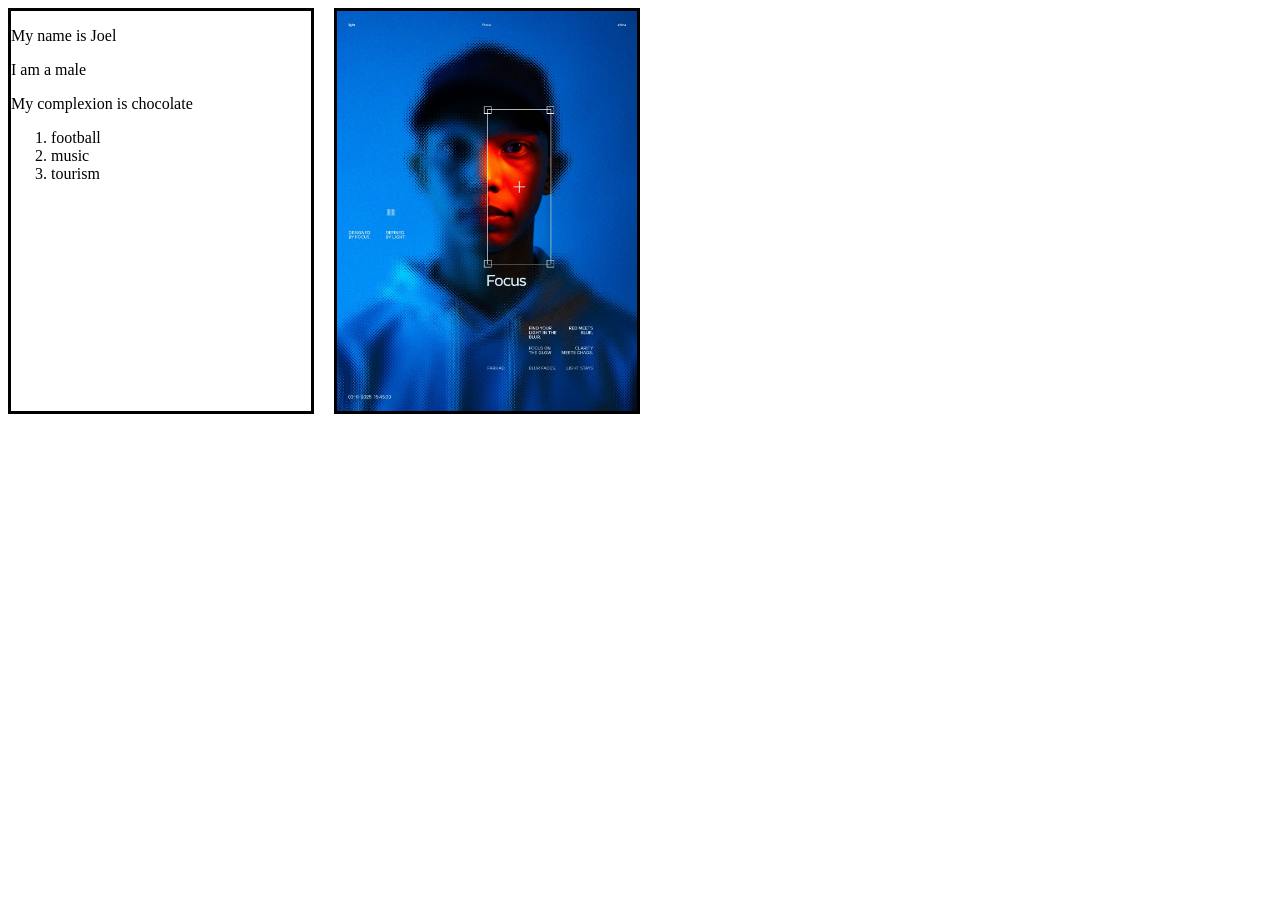
<file: dom_revision/index.html>
<!DOCTYPE html>
<html lang="en">
<head>
    <meta charset="UTF-8">
    <meta name="viewport" content="width=device-width, initial-scale=1.0">
    <title>Document</title>
</head>

<style>

    main {
        display: flex;
        gap: 20px;
    }

    div{
        height: 400px;
        width: 300px;
        border: solid;
    }

    img{
        width: 300px;
    }

</style>

<body>
    
    <main>
        <div id="text-box"></div>
        <div id="image-box"></div>
    </main>
    
    <script src="app.js"></script>
</body>
</html>
</file>
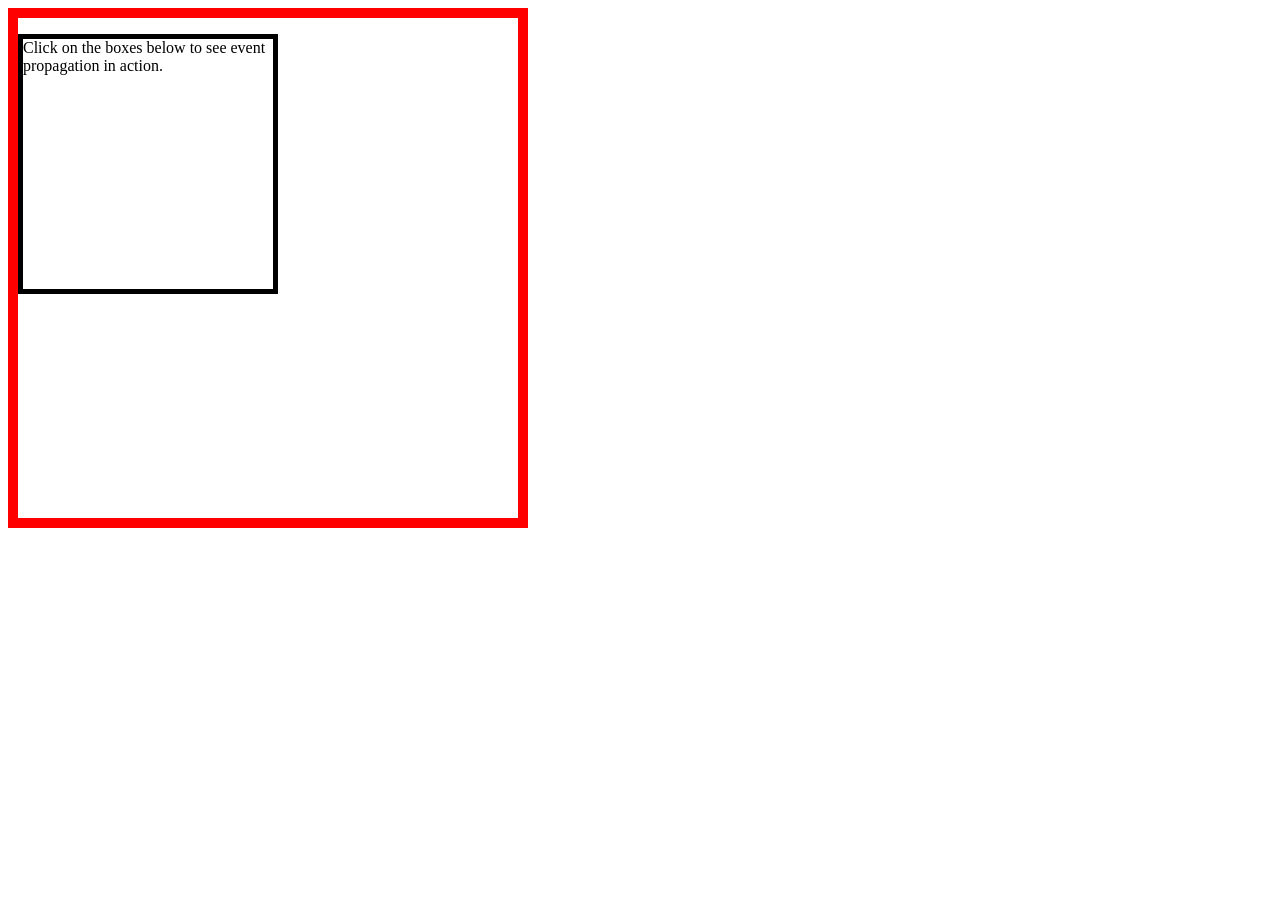
<file: events_propagation/index.html>
<!doctype html>
<html lang="en">
  <head>
    <meta charset="UTF-8" />
    <meta name="viewport" content="width=device-width, initial-scale=1.0" />
    <title>Document</title>
  </head>
  <style>
    div {
      border: solid red 10px;
      height: 500px;
      width: 500px;
    }

    p {
      border: solid black 5px;
      height: 50%;
      width: 50%;
    }
  </style>
  <body>
    <div>
      <p onclick="alert('The child')">Click on the boxes below to see event propagation in action.</p>
    </div>

    <script src="event_bubbling.js"></script>
    <!-- <script src="event_capturing.js"></script> -->
  </body>
</html>
</file>
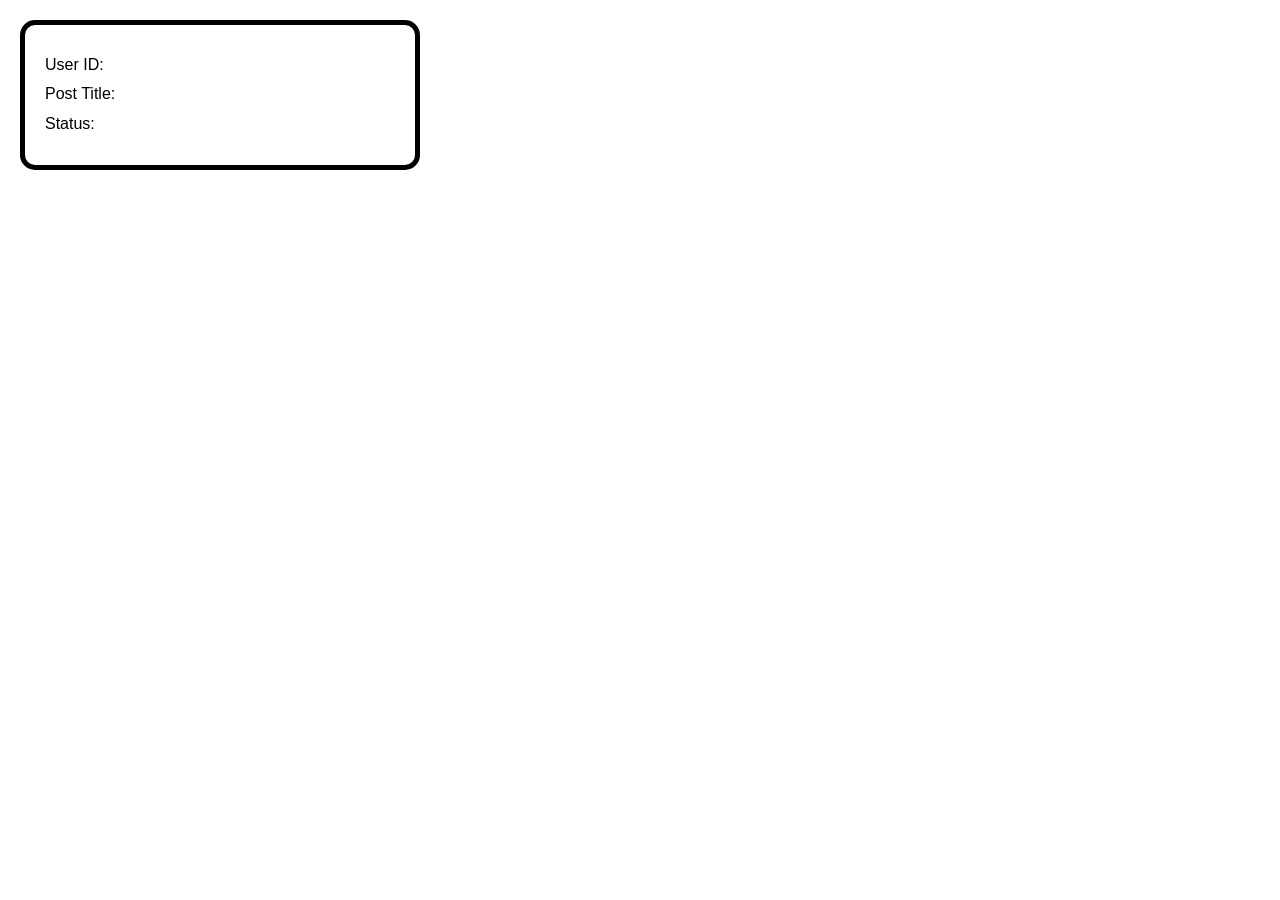
<file: fetch-api/index.html>
<!DOCTYPE html>
<html lang="en">
<head>
    <meta charset="UTF-8">
    <meta name="viewport" content="width=device-width, initial-scale=1.0">
    <title>Document</title>
    <link rel="stylesheet" href="style.css">
</head>
<body>

    <div>
        <p id="userId">User ID: </p>
        <p id="postTitle">Post Title: </p>
        <p id="status">Status: </p>
    </div>
    
    <script src="app.js"></script>
</body>
</html>
</file>
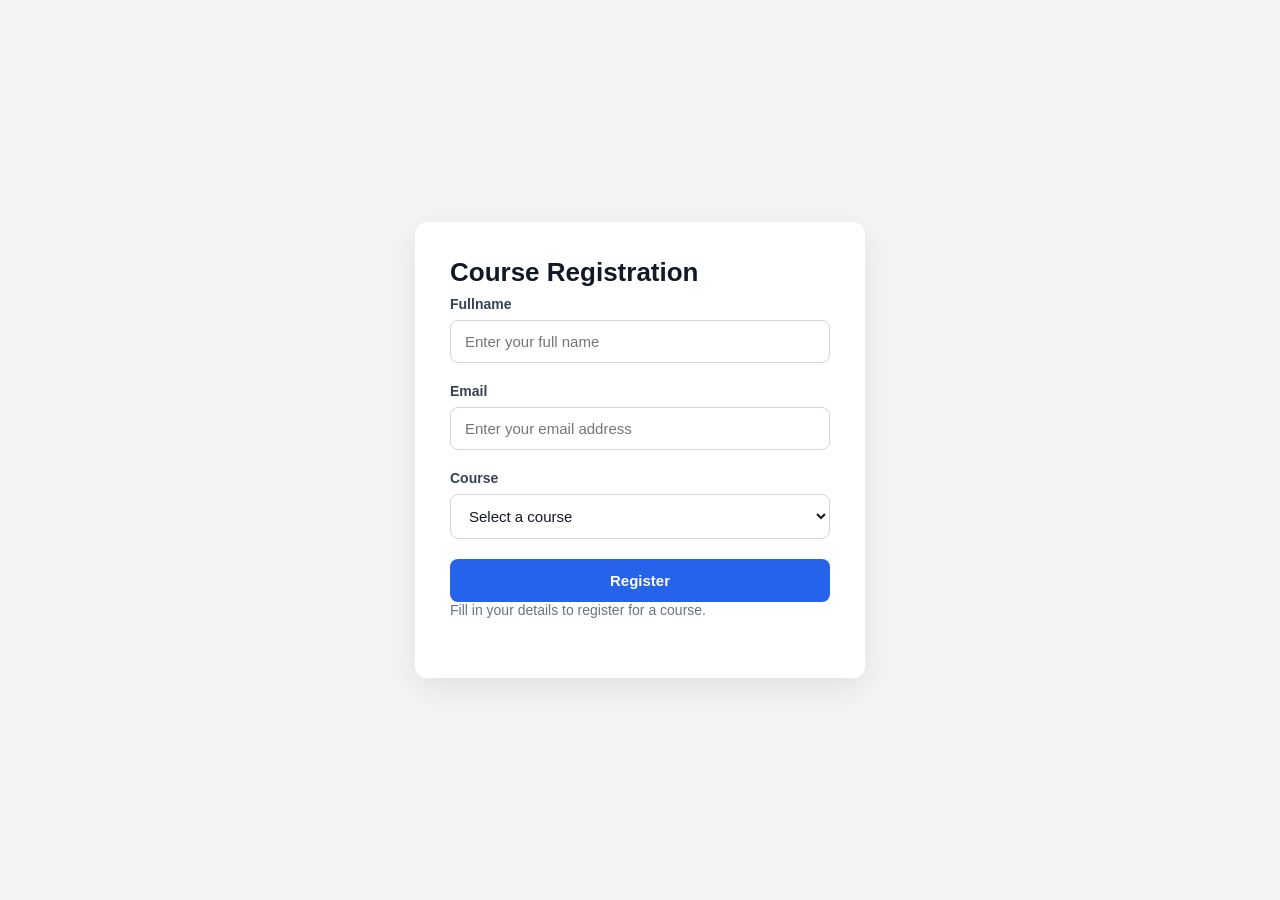
<file: form/index.html>
<!DOCTYPE html>
<html lang="en">
<head>
    <meta charset="UTF-8">
    <meta name="viewport" content="width=device-width, initial-scale=1.0">
    <title>Course Registration</title>

    <style>
        * {
            box-sizing: border-box;
            margin: 0;
            padding: 0;
        }

        body {
            font-family: Arial, sans-serif;
            background: #f3f4f6;
            min-height: 100vh;

            display: flex;
            justify-content: center;
            align-items: center;
        }

        form {
            width: 100%;
            max-width: 450px;
            background: #ffffff;
            padding: 35px;
            border-radius: 12px;

            box-shadow: 0 10px 30px rgba(0, 0, 0, 0.08);
        }

        form::before {
            content: "Course Registration";
            display: block;
            font-size: 26px;
            font-weight: 700;
            color: #111827;
            margin-bottom: 8px;
        }

        form::after {
            content: "Fill in your details to register for a course.";
            display: block;
            font-size: 14px;
            color: #6b7280;
            margin-bottom: 25px;
        }

        label {
            display: block;
            margin-bottom: 8px;
            font-size: 14px;
            font-weight: 600;
            color: #374151;
        }

        input,
        select {
            width: 100%;
            padding: 12px 14px;
            margin-bottom: 20px;

            border: 1px solid #d1d5db;
            border-radius: 8px;

            font-size: 15px;
            color: #111827;
            background: #fff;

            outline: none;
            transition: border-color 0.2s, box-shadow 0.2s;
        }

        input:focus,
        select:focus {
            border-color: #2563eb;
            box-shadow: 0 0 0 3px rgba(37, 99, 235, 0.12);
        }

        select {
            cursor: pointer;
        }

        button {
            width: 100%;
            padding: 13px;

            border: none;
            border-radius: 8px;

            background: #2563eb;
            color: white;

            font-size: 15px;
            font-weight: 600;
            cursor: pointer;

            transition: background 0.2s, transform 0.2s;
        }

        button:hover {
            background: #1d4ed8;
        }

        button:active {
            transform: scale(0.98);
        }

        @media (max-width: 500px) {
            form {
                margin: 20px;
                padding: 25px;
            }
        }
    </style>
</head>

<body>
    <form action="" method="">

        <label for="fullname">Fullname</label>
        <input 
            type="text" 
            name="fullname" 
            id="fullname"
            placeholder="Enter your full name"
            required
        >


        <label for="email">Email</label>
        <input 
            type="email" 
            name="email" 
            id="email"
            placeholder="Enter your email address"
            required
        >


        <label for="course">Course</label>
        <select name="course" id="course" required>
            <option value="">Select a course</option>
            <option value="javascript">JavaScript</option>
            <option value="data-analytics">Data Analytics</option>
            <option value="python">Python</option>
            <option value="web-design">Web Design</option>
            <option value="digital-marketing">Digital Marketing</option>
        </select>

        <button type="submit">Register</button>

    </form>

    <script src="app.js"></script>
</body>
</html>
</file>
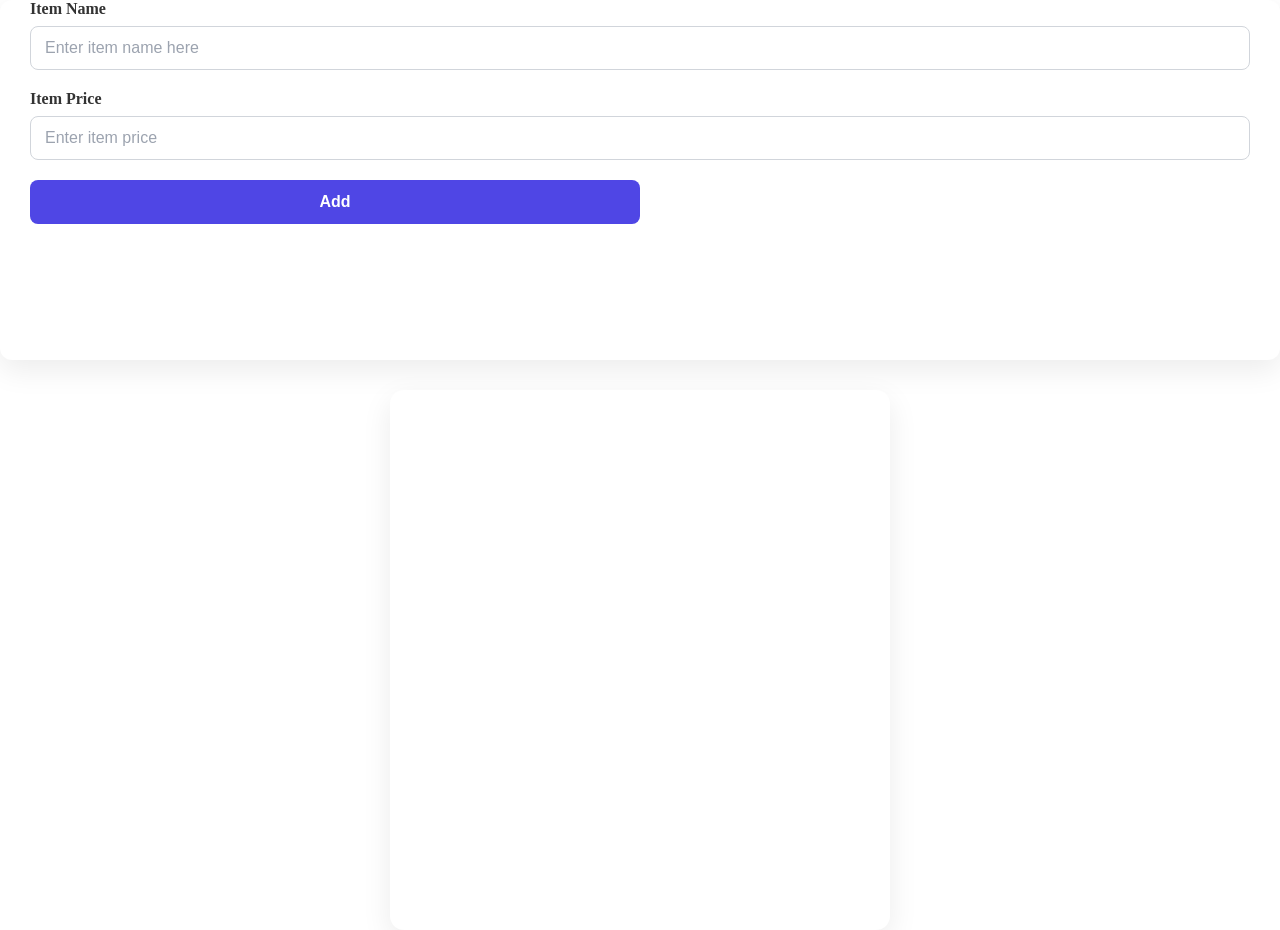
<file: market-list-using-array/index.html>
<!DOCTYPE html>
<html lang="en">
<head>
    <meta charset="UTF-8">
    <meta name="viewport" content="width=device-width, initial-scale=1.0">
    <link rel="stylesheet" href="style.css">
    <title>Document</title>
</head>
<body>
    <main>
        <section>
            <form>
                <label for="item">Item Name</label>
                <input type="text" name="item" id="item" placeholder="Enter item name here" required>

                <label for="price">Item Price</label>
                <input type="number" min="1" name="price" id="price" placeholder="Enter item price" required>

                <button type="submit">Add</button>
            </form>
        </section>

        <section id="market-list-container">
        </section>
    </main>

    <script src="app.js"></script>
</body>
</html>
</file>
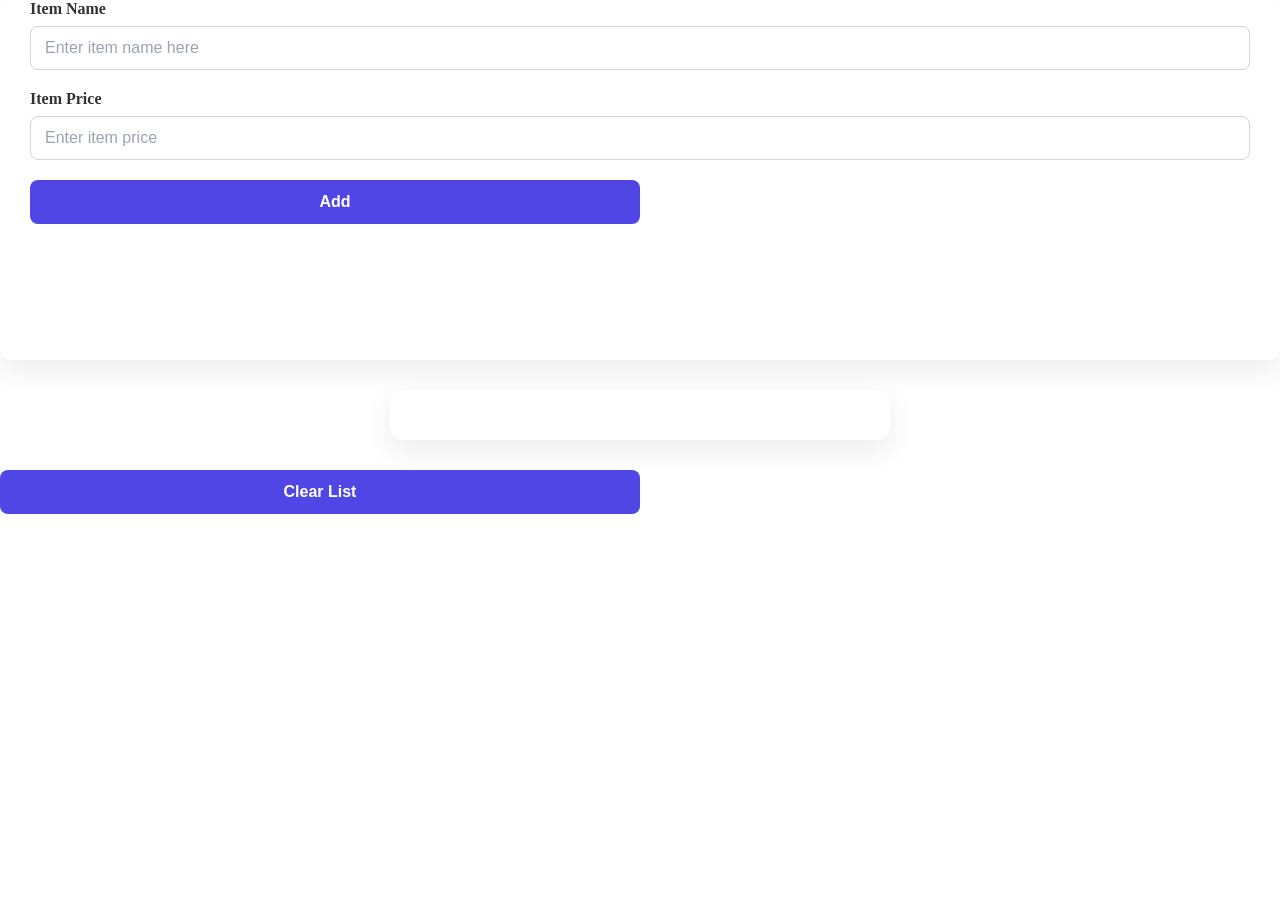
<file: market-list-using-localstorage/index.html>
<!DOCTYPE html>
<html lang="en">
<head>
    <meta charset="UTF-8">
    <meta name="viewport" content="width=device-width, initial-scale=1.0">
    <link rel="stylesheet" href="style.css">
    <title>Document</title>
</head>
<body>
    <main>
        <section>
            <form>
                <label for="item">Item Name</label>
                <input type="text" name="item" id="item" placeholder="Enter item name here" required>

                <label for="price">Item Price</label>
                <input type="number" min="1" name="price" id="price" placeholder="Enter item price" required>

                <button type="submit">Add</button>
            </form>
        </section>

        <section id="market-list-container">
        </section>

        <button id="clear-btn">Clear List</button>
    </main>

    <script src="app.js"></script>
</body>
</html>
</file>
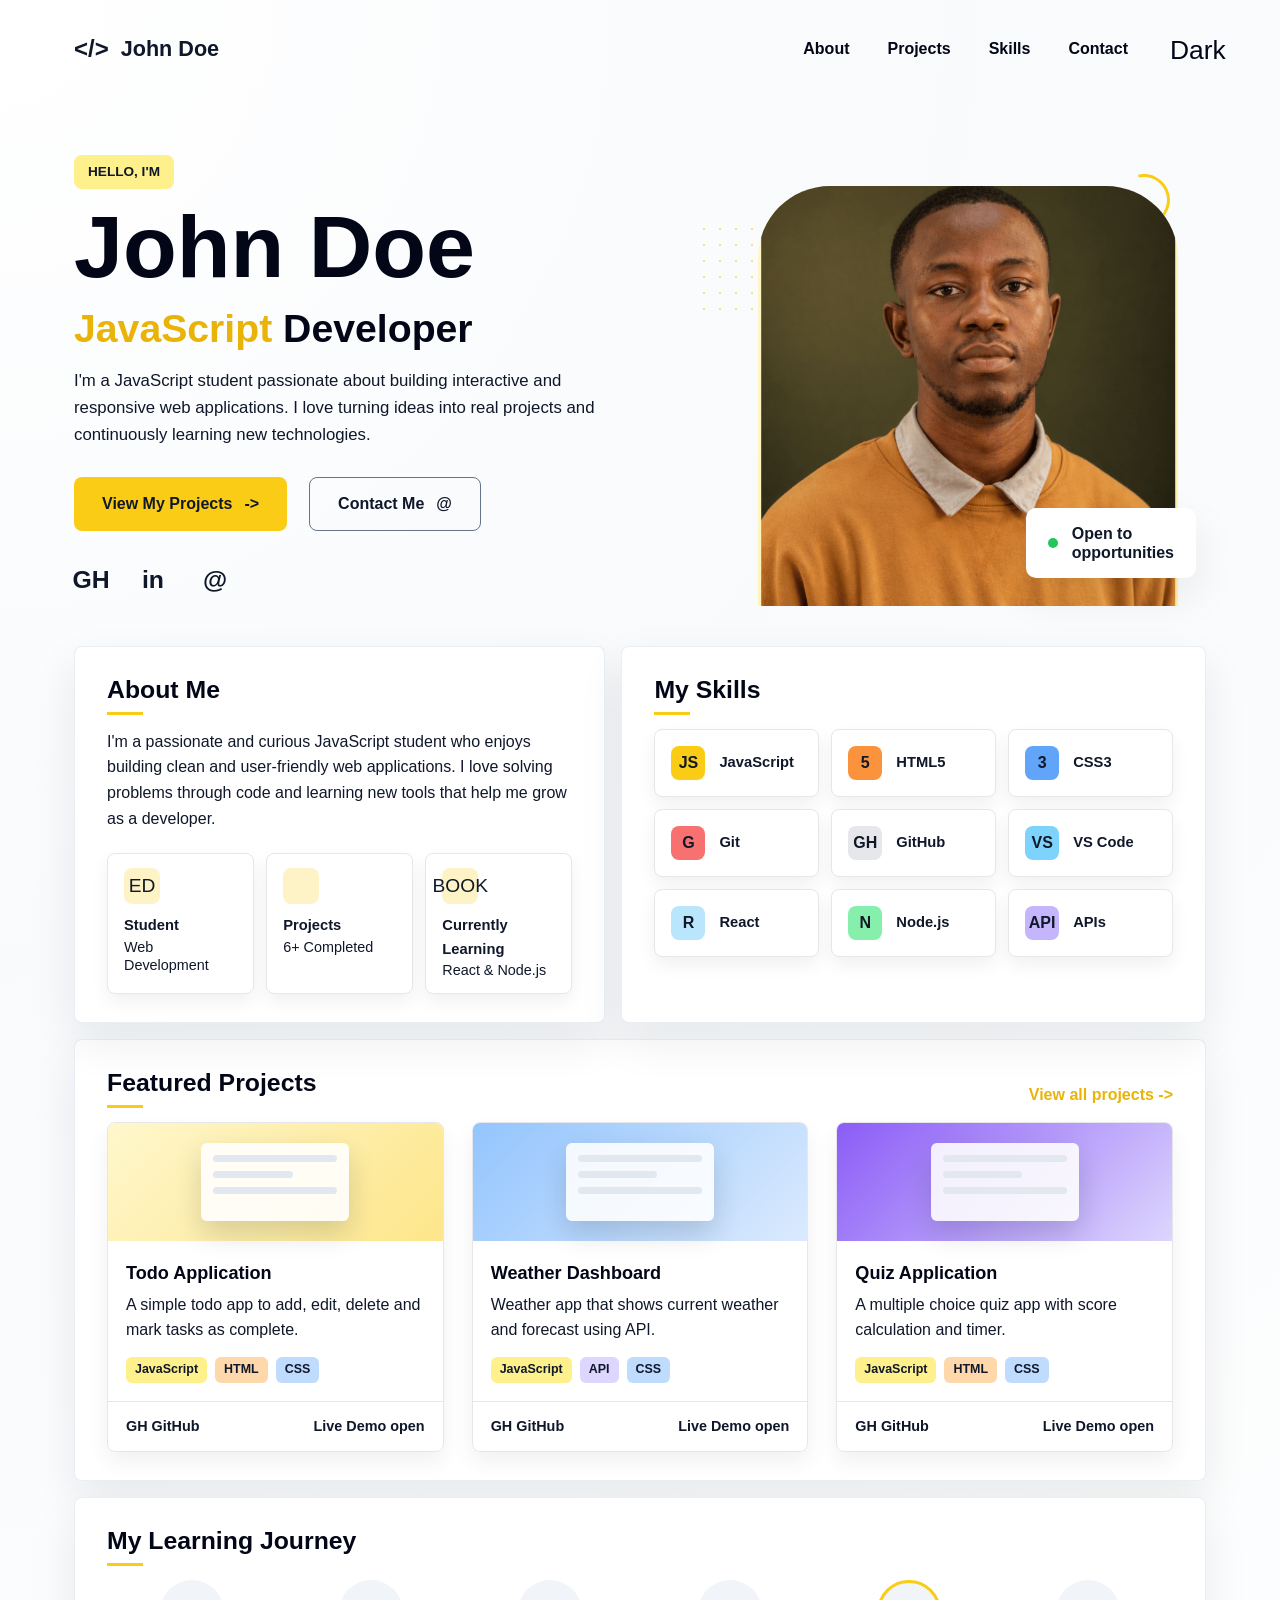
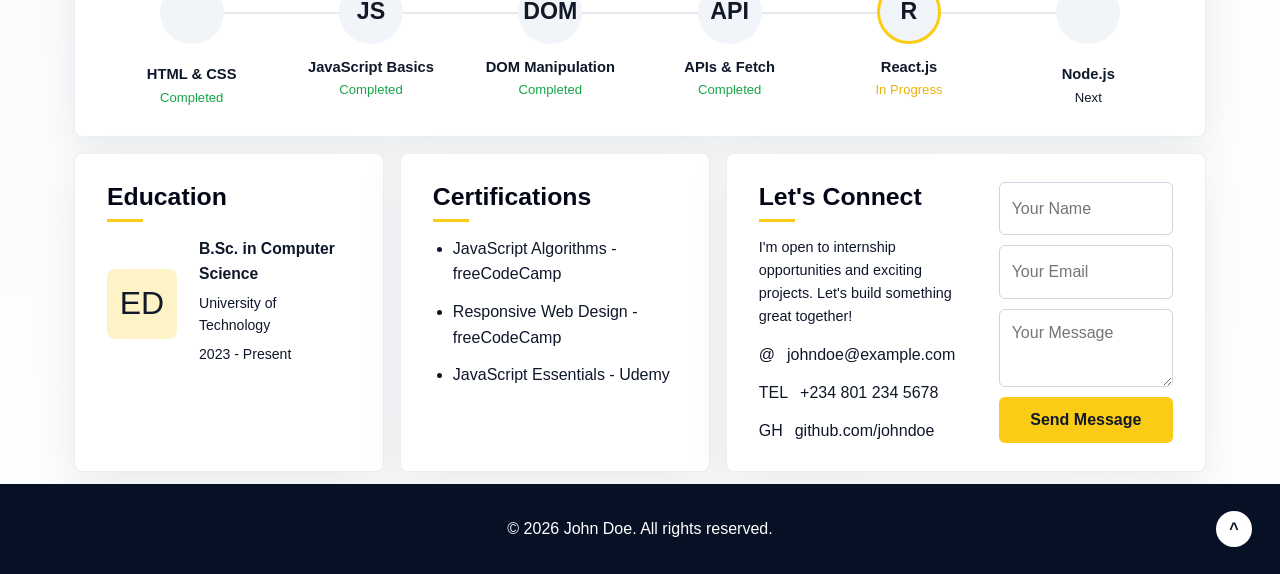
<file: porfolio/index.html>
<!DOCTYPE html>
<html lang="en">
  <head>
    <meta charset="UTF-8" />
    <meta name="viewport" content="width=device-width, initial-scale=1.0" />
    <title>John Doe | JavaScript Developer</title>
    <link rel="stylesheet" href="styles.css" />
  </head>
  <body>
    <header class="site-header">
      <a class="brand" href="#home" aria-label="John Doe home">
        <span class="brand-icon">&lt;/&gt;</span>
        <span>John Doe</span>
      </a>

      <nav class="nav-links" aria-label="Main navigation">
        <a href="#about">About</a>
        <a href="#projects">Projects</a>
        <a href="#skills">Skills</a>
        <a href="#contact">Contact</a>
      </nav>

      <button class="theme-toggle" type="button" aria-label="Toggle dark mode">Dark</button>
    </header>

    <main>
      <section class="hero" id="home">
        <div class="hero-copy">
          <p class="eyebrow">Hello, I'm</p>
          <h1>John Doe</h1>
          <h2><span>JavaScript</span> Developer</h2>
          <p class="intro">
            I'm a JavaScript student passionate about building interactive and responsive web
            applications. I love turning ideas into real projects and continuously learning new
            technologies.
          </p>

          <div class="hero-actions">
            <a class="btn btn-primary" href="#projects">View My Projects <span>-&gt;</span></a>
            <a class="btn btn-secondary" href="#contact">Contact Me <span>@</span></a>
          </div>

          <div class="social-links" id="social-links" aria-label="Social links"></div>
        </div>

        <div class="hero-visual" aria-label="Profile picture">
          <div class="dot-pattern"></div>
          <div class="loop"></div>
          <div class="portrait-card">
            <img src="profile_picture_1.png" alt="John Doe smiling" />
          </div>
          <div class="availability">
            <span></span>
            <p>Open to<br />opportunities</p>
          </div>
        </div>
      </section>

      <section class="split-grid">
        <article class="panel" id="about">
          <h2 class="section-title">About Me</h2>
          <p>
            I'm a passionate and curious JavaScript student who enjoys building clean and
            user-friendly web applications. I love solving problems through code and learning new
            tools that help me grow as a developer.
          </p>
          <div class="mini-stats" id="stats"></div>
        </article>

        <article class="panel" id="skills">
          <h2 class="section-title">My Skills</h2>
          <div class="skills-grid" id="skills-list"></div>
        </article>
      </section>

      <section class="panel projects-panel" id="projects">
        <div class="section-heading">
          <h2 class="section-title">Featured Projects</h2>
          <a href="#projects">View all projects <span>-&gt;</span></a>
        </div>
        <div class="projects-grid" id="projects-list"></div>
      </section>

      <section class="panel journey-panel">
        <h2 class="section-title">My Learning Journey</h2>
        <div class="journey" id="journey-list"></div>
      </section>

      <section class="bottom-grid">
        <article class="panel education-panel">
          <h2 class="section-title">Education</h2>
          <div class="education-item">
            <span class="large-icon">ED</span>
            <div>
              <h3>B.Sc. in Computer Science</h3>
              <p>University of Technology</p>
              <p>2023 - Present</p>
            </div>
          </div>
        </article>

        <article class="panel">
          <h2 class="section-title">Certifications</h2>
          <ul class="cert-list" id="certifications"></ul>
        </article>

        <article class="panel contact-panel" id="contact">
          <div>
            <h2 class="section-title">Let's Connect</h2>
            <p>
              I'm open to internship opportunities and exciting projects. Let's build something
              great together!
            </p>
            <div class="contact-list" id="contact-list"></div>
          </div>

          <form class="contact-form">
            <input type="text" placeholder="Your Name" aria-label="Your name" />
            <input type="email" placeholder="Your Email" aria-label="Your email" />
            <textarea placeholder="Your Message" aria-label="Your message"></textarea>
            <button type="submit">Send Message</button>
          </form>
        </article>
      </section>
    </main>

    <footer>
      <p>&copy; 2026 John Doe. All rights reserved.</p>
      <a href="#home" aria-label="Back to top">^</a>
    </footer>

    <script src="script.js"></script>
  </body>
</html>
</file>
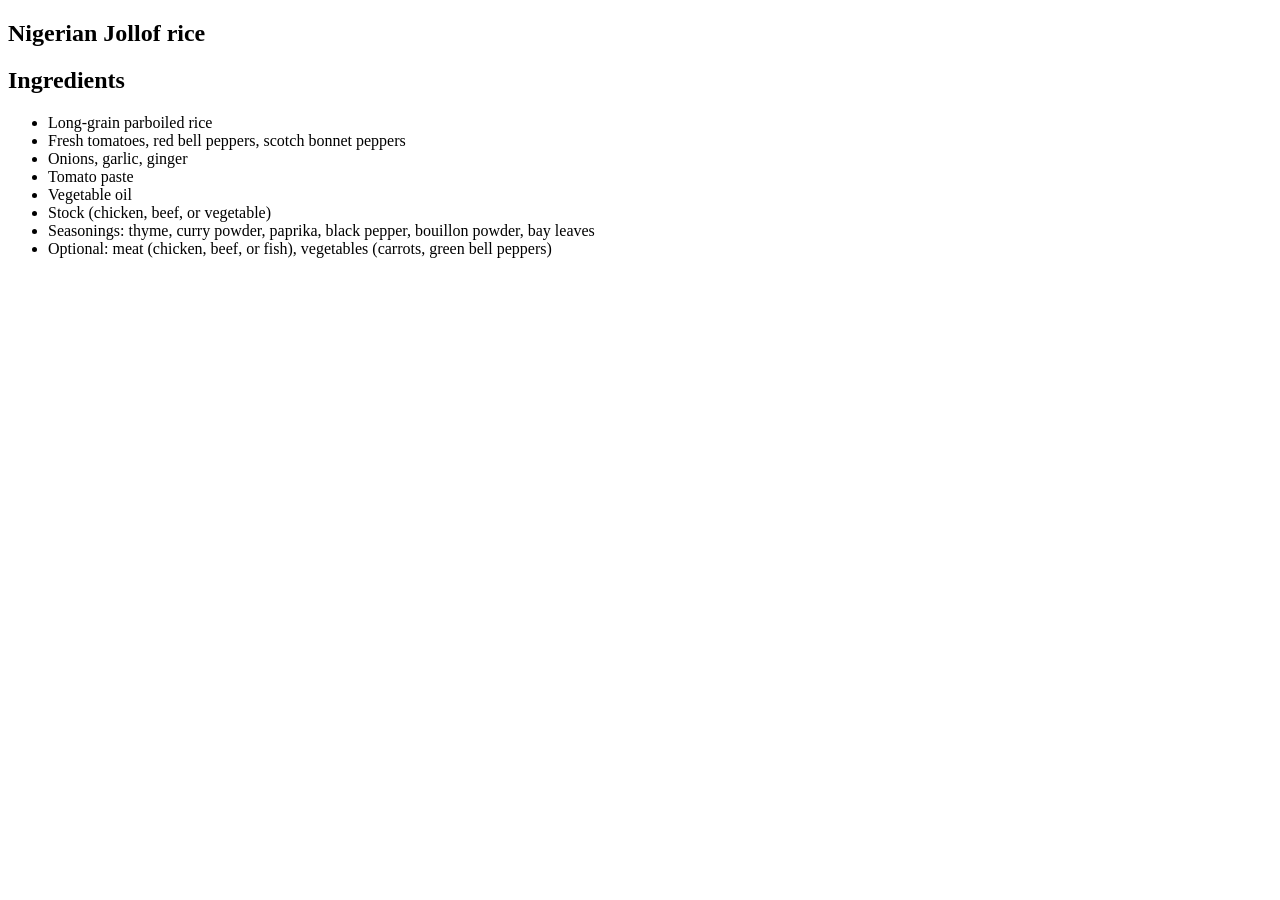
<file: recipe_book/index.html>
<!DOCTYPE html>
<html lang="en">
<head>
    <meta charset="UTF-8">
    <meta name="viewport" content="width=device-width, initial-scale=1.0">
    <title>Document</title>
</head>
<body>
    

    <script src="app.js"></script>
</body>
</html>
</file>
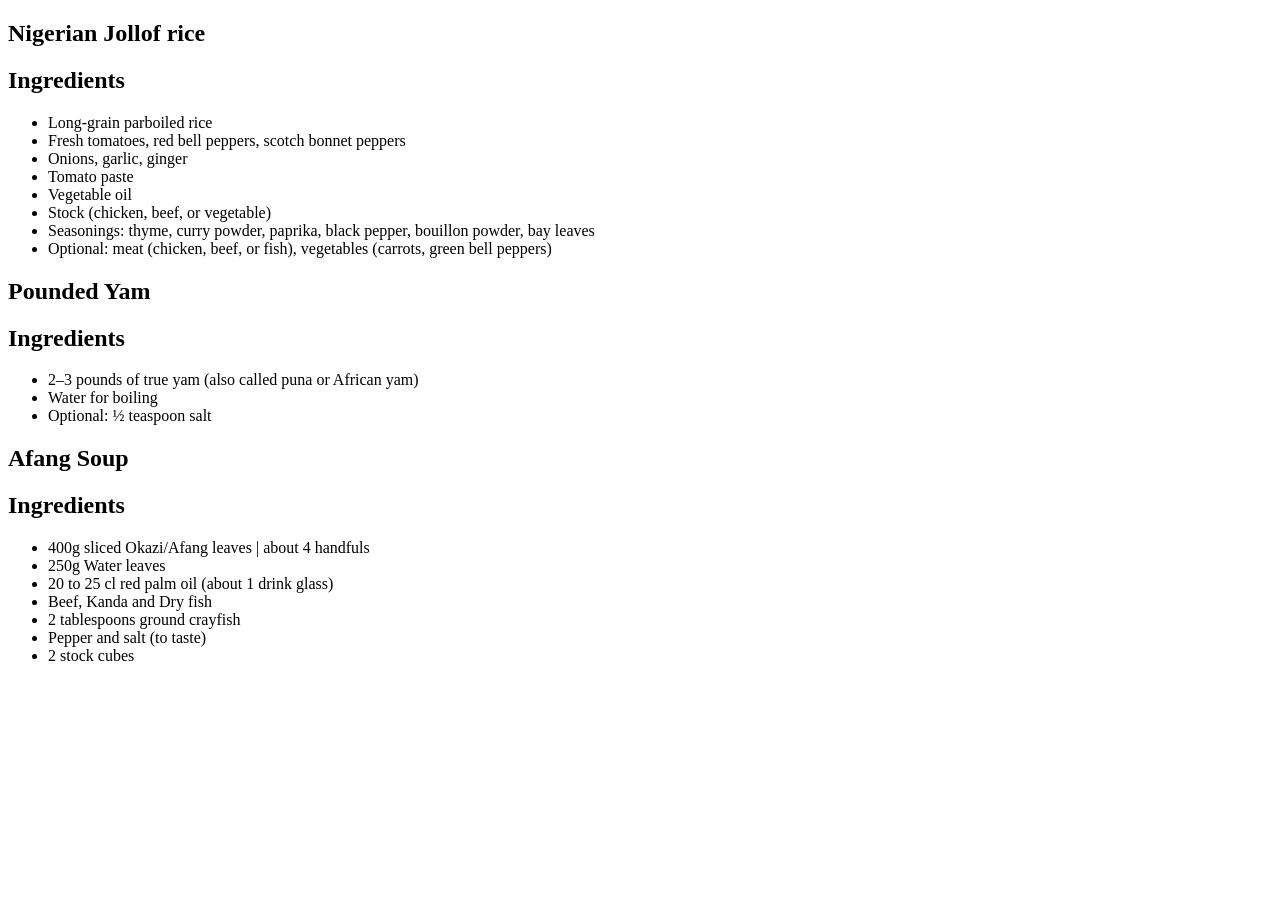
<file: recipe_book_2/index.html>
<!DOCTYPE html>
<html lang="en">
<head>
    <meta charset="UTF-8">
    <meta name="viewport" content="width=device-width, initial-scale=1.0">
    <title>Document</title>
</head>
<body>
    <main></main>
    <script src="app.js"></script>
</body>
</html>
</file>
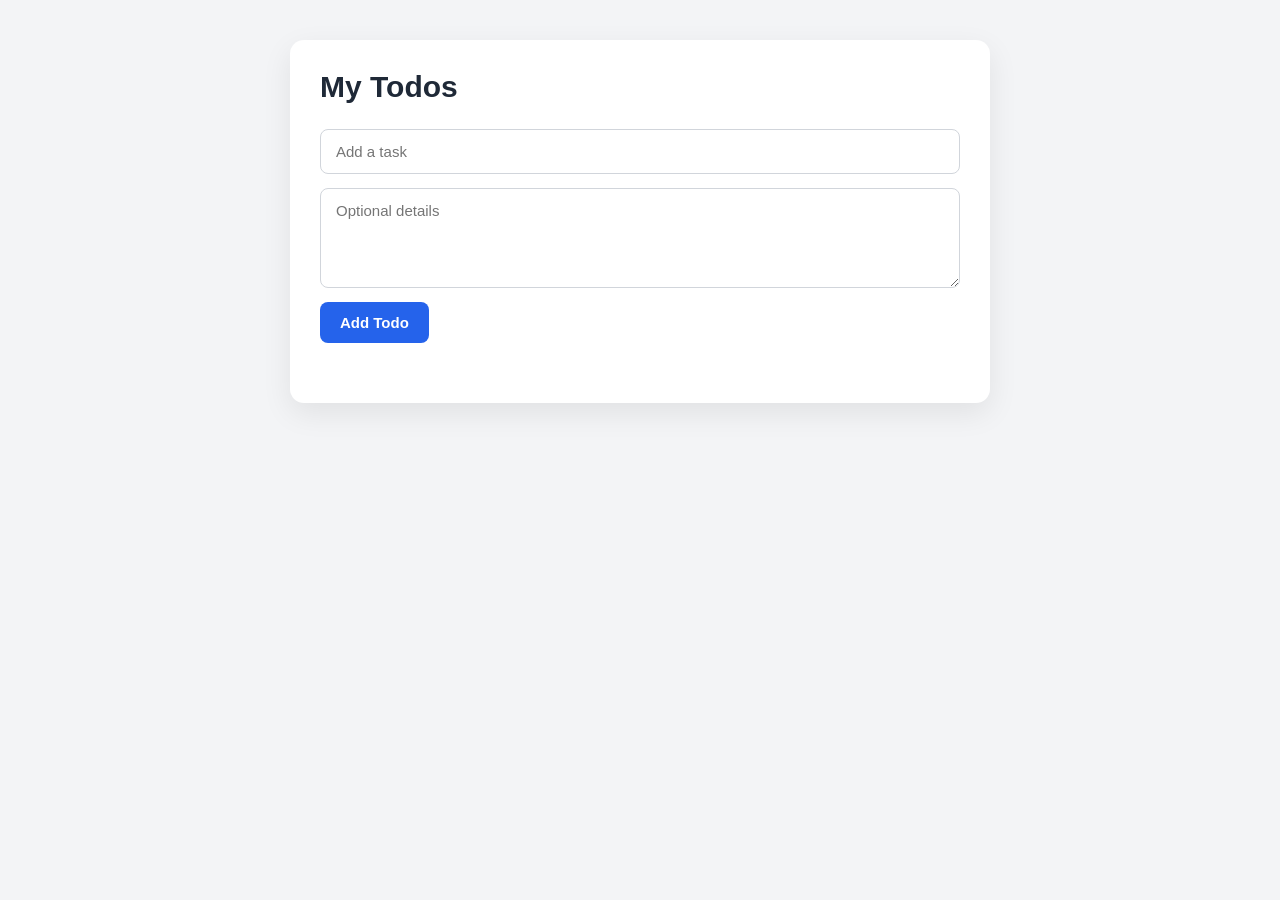
<file: todo-app/index.html>
<!doctype html>
<html lang="en">
  <head>
    <meta charset="UTF-8" />
    <meta name="viewport" content="width=device-width, initial-scale=1.0" />
    <link rel="stylesheet" href="style.css" />
    <title>Document</title>
  </head>
  <body>
    <main>
      <header>My Todos</header>

      <form action="">
        <input type="text" name="title" id="title" placeholder="Add a task" />
        <textarea
          name="description"
          id="description"
          placeholder="Optional details"
        ></textarea>
        <button type="submit">Add Todo</button>
      </form>

      <ul id="todo-list" class="todo-list"></ul>
    </main>

    <template id="todo-template">
      <li class="todo-item">
        <label for="todo-check">
          <input type="checkbox" />
        </label>

        <div class="todo-content">
          <input class="edit-title" type="text" />
          <textarea class="edit-description"></textarea>
        </div>
        <div class="todo-actions">
          <button type="button" class="update">Update</button>
          <button type="button" class="delete">Delete</button>
        </div>
      </li>
    </template>

    <script src="app.js"></script>
  </body>
</html>
</file>
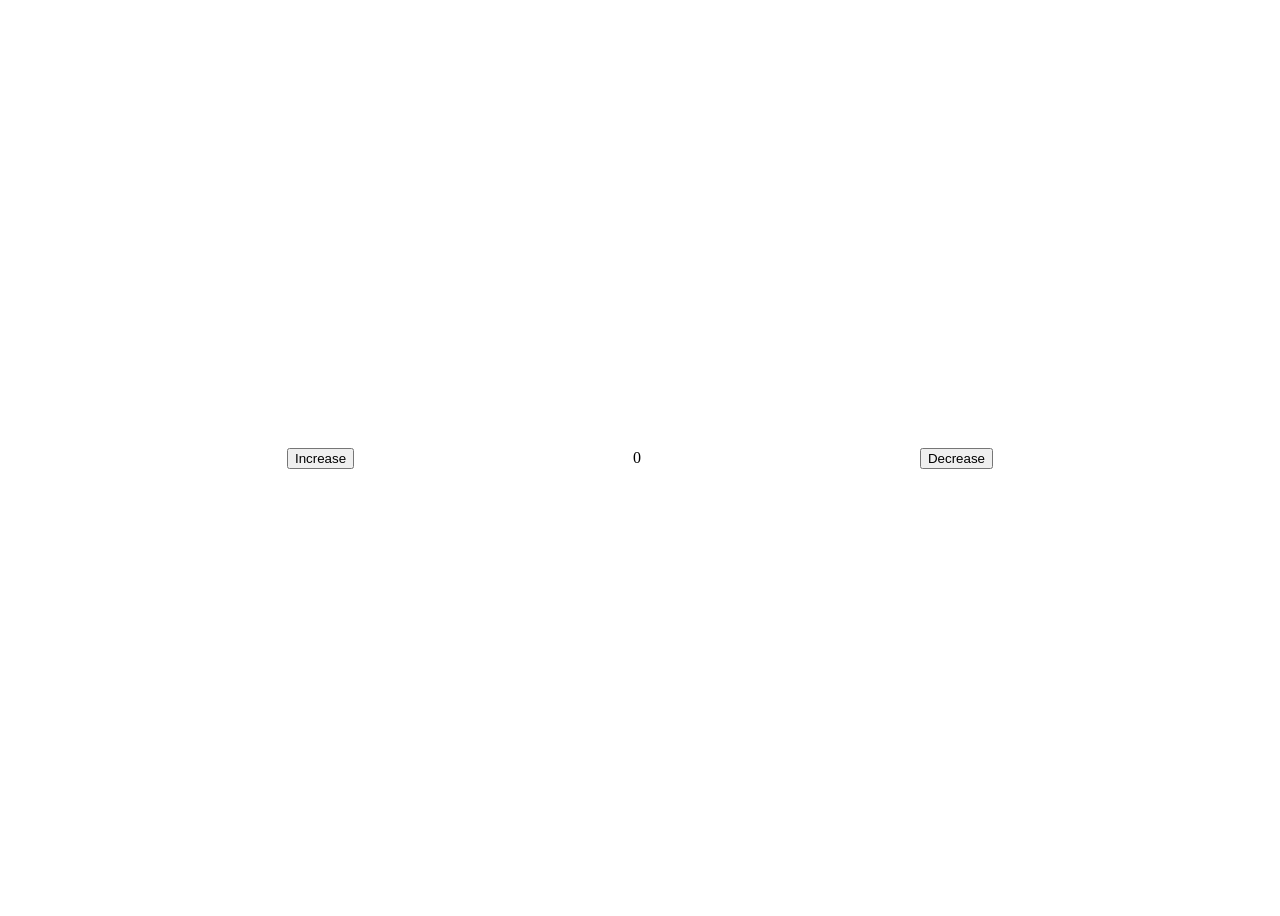
<file: events/volume/index.html>
<!doctype html>
<html lang="en">
  <head>
    <meta charset="UTF-8" />
    <meta name="viewport" content="width=device-width, initial-scale=1.0" />
    <title>Document</title>
  </head>
  <style>
    div{
        height: 100vh;
        display: flex;
        justify-content: space-evenly;
        align-items: center;

    }
  </style>
  <body>
    <div>
      <button>Increase</button>
      <p>sound</p>
      <button>Decrease</button>
    </div>

    <script src="app.js"></script>
  </body>
</html>
</file>
<file: fetch-api/style.css>
*{
    box-sizing: border-box;
    margin: 0;
    padding: 0;
}

body{
    font-family:Verdana, Geneva, Tahoma, sans-serif;
    margin: 20px 0 20px 20px;
}


div{
    height: 150px;
    width: 400px;
    border: solid black 5px;
    border-radius: 15px;
    padding: 20px;
}

p {
    margin-top: 0.7rem;
}
</file>
<file: market-list-using-array/style.css>
* {
  box-sizing: border-box;
  margin: 0;
  padding: 0;
}

main {
  height: 100vh;
  width: 100%;
}

section:first-child {
  height: 40%;
}

section:last-child {
  height: 60%;
  padding: 20px;
}

form {
  width: 100%;
  height: 100%;
  padding: 0 30px;
  background: #ffffff;
  border-radius: 12px;
  box-shadow: 0 10px 30px rgba(0, 0, 0, 0.08);
}

label {
  display: block;
  margin-bottom: 8px;
  color: #333;
  font-weight: 600;
}

input {
  width: 100%;
  padding: 12px 14px;
  margin-bottom: 20px;
  border: 1px solid #d1d5db;
  border-radius: 8px;
  font-size: 16px;
  outline: none;
  transition:
    border-color 0.2s,
    box-shadow 0.2s;
}

input:focus {
  border-color: #4f46e5;
  box-shadow: 0 0 0 3px rgba(79, 70, 229, 0.1);
}

input::placeholder {
  color: #9ca3af;
}

button {
  width: 50%;
  padding: 13px;
  border: none;
  border-radius: 8px;
  background: #4f46e5;
  color: white;
  font-size: 16px;
  font-weight: 600;
  cursor: pointer;
  transition:
    background 0.2s,
    transform 0.2s;
}

button:hover {
  background: #4338ca;
}

button:active {
  transform: scale(0.98);
}


#market-list-container {
    width: 100%;
    max-width: 500px;
    margin: 30px auto;
    padding: 25px;
    background: #ffffff;
    border-radius: 14px;
    box-shadow: 0 10px 30px rgba(0, 0, 0, 0.08);
}

/* The ordered list */
#market-list-container ol {
    margin: 0;
    padding-left: 35px;
}

/* Individual items */
#market-list-container li {
    padding: 14px 15px;
    margin-bottom: 10px;
    background: #f8fafc;
    border: 1px solid #e5e7eb;
    border-radius: 8px;
    color: #1f2937;
    font-size: 16px;
    font-weight: 500;
    transition: all 0.2s ease;
}

/* Remove extra spacing from the last item */
#market-list-container li:last-child {
    margin-bottom: 0;
}

/* Hover effect */
#market-list-container li:hover {
    background: #f1f5f9;
    border-color: #c7d2fe;
    transform: translateX(4px);
}

/* Style the numbers */
#market-list-container li::marker {
    color: #4f46e5;
    font-weight: bold;
}
</file>
<file: market-list-using-localstorage/style.css>
* {
  box-sizing: border-box;
  margin: 0;
  padding: 0;
}

main {
  height: 100vh;
  width: 100%;
}

section:first-child {
  height: 40%;
}

section:last-child {
  height: 60%;
  padding: 20px;
}

form {
  width: 100%;
  height: 100%;
  padding: 0 30px;
  background: #ffffff;
  border-radius: 12px;
  box-shadow: 0 10px 30px rgba(0, 0, 0, 0.08);
}

label {
  display: block;
  margin-bottom: 8px;
  color: #333;
  font-weight: 600;
}

input {
  width: 100%;
  padding: 12px 14px;
  margin-bottom: 20px;
  border: 1px solid #d1d5db;
  border-radius: 8px;
  font-size: 16px;
  outline: none;
  transition:
    border-color 0.2s,
    box-shadow 0.2s;
}

input:focus {
  border-color: #4f46e5;
  box-shadow: 0 0 0 3px rgba(79, 70, 229, 0.1);
}

input::placeholder {
  color: #9ca3af;
}

button {
  width: 50%;
  padding: 13px;
  border: none;
  border-radius: 8px;
  background: #4f46e5;
  color: white;
  font-size: 16px;
  font-weight: 600;
  cursor: pointer;
  transition:
    background 0.2s,
    transform 0.2s;
}

button:hover {
  background: #4338ca;
}

button:active {
  transform: scale(0.98);
}

#market-list-container {
    width: 100%;
    max-width: 500px;
    margin: 30px auto;
    padding: 25px;
    background: #ffffff;
    border-radius: 14px;
    box-shadow: 0 10px 30px rgba(0, 0, 0, 0.08);
}

/* The ordered list */
#market-list-container ol {
    margin: 0;
    padding-left: 35px;
}

/* Individual items */
#market-list-container li {
    padding: 14px 15px;
    margin-bottom: 10px;
    background: #f8fafc;
    border: 1px solid #e5e7eb;
    border-radius: 8px;
    color: #1f2937;
    font-size: 16px;
    font-weight: 500;
    transition: all 0.2s ease;
}

/* Remove extra spacing from the last item */
#market-list-container li:last-child {
    margin-bottom: 0;
}

/* Hover effect */
#market-list-container li:hover {
    background: #f1f5f9;
    border-color: #c7d2fe;
    transform: translateX(4px);
}

/* Style the numbers */
#market-list-container li::marker {
    color: #4f46e5;
    font-weight: bold;
}
</file>
<file: porfolio/styles.css>
:root {
  --bg: #f8fafc;
  --surface: #ffffff;
  --text: #0f172a;
  --muted: #475569;
  --line: #e5e7eb;
  --accent: #facc15;
  --accent-strong: #eab308;
  --ink: #020617;
  --shadow: 0 18px 45px rgba(15, 23, 42, 0.08);
}

* {
  box-sizing: border-box;
}

html {
  scroll-behavior: smooth;
}

body {
  margin: 0;
  background: radial-gradient(circle at top left, #ffffff 0, var(--bg) 38%, #ffffff 100%);
  color: var(--text);
  font-family: Arial, Helvetica, sans-serif;
  line-height: 1.6;
}

body.dark {
  --bg: #0f172a;
  --surface: #182235;
  --text: #f8fafc;
  --muted: #cbd5e1;
  --line: #334155;
  --ink: #f8fafc;
  --shadow: 0 18px 45px rgba(0, 0, 0, 0.28);
}

a {
  color: inherit;
  text-decoration: none;
}

button,
input,
textarea {
  font: inherit;
}

.site-header {
  align-items: center;
  display: flex;
  justify-content: space-between;
  margin: 0 auto;
  max-width: 1180px;
  padding: 28px 24px;
}

.brand,
.nav-links,
.social-links {
  align-items: center;
  display: flex;
}

.brand {
  font-size: 1.35rem;
  font-weight: 800;
  gap: 12px;
}

.brand-icon {
  font-size: 1.5rem;
}

.nav-links {
  gap: 38px;
  margin-left: auto;
  margin-right: 36px;
}

.nav-links a {
  color: var(--ink);
  font-weight: 600;
}

.theme-toggle {
  align-items: center;
  background: transparent;
  border: 0;
  color: var(--ink);
  cursor: pointer;
  display: grid;
  font-size: 1.65rem;
  height: 42px;
  place-items: center;
  width: 42px;
}

main {
  margin: 0 auto;
  max-width: 1180px;
  padding: 18px 24px 0;
}

.hero {
  align-items: center;
  display: grid;
  gap: 56px;
  grid-template-columns: minmax(0, 1fr) minmax(320px, 520px);
  min-height: 520px;
}

.eyebrow {
  background: #fef08a;
  border-radius: 8px;
  color: #111827;
  display: inline-block;
  font-size: 0.85rem;
  font-weight: 800;
  margin: 0 0 16px;
  padding: 6px 14px;
  text-transform: uppercase;
}

.hero h1 {
  color: var(--ink);
  font-size: clamp(3.3rem, 8vw, 5.5rem);
  letter-spacing: 0;
  line-height: 0.95;
  margin: 0;
}

.hero h2 {
  color: var(--ink);
  font-size: clamp(1.8rem, 3.6vw, 2.45rem);
  line-height: 1.15;
  margin: 18px 0 16px;
}

.hero h2 span,
.section-heading a {
  color: var(--accent-strong);
}

.intro {
  color: var(--text);
  font-size: 1.05rem;
  max-width: 560px;
}

.hero-actions {
  display: flex;
  flex-wrap: wrap;
  gap: 22px;
  margin-top: 28px;
}

.btn {
  align-items: center;
  border-radius: 8px;
  display: inline-flex;
  font-weight: 800;
  gap: 12px;
  justify-content: center;
  min-height: 54px;
  padding: 0 28px;
}

.btn-primary {
  background: #facc15;
  color: #111827;
}

.btn-secondary {
  border: 1px solid #64748b;
}

.social-links {
  gap: 28px;
  margin-top: 32px;
}

.social-links a {
  align-items: center;
  display: inline-flex;
  font-size: 1.55rem;
  font-weight: 900;
  height: 34px;
  justify-content: center;
  width: 34px;
}

.hero-visual {
  min-height: 520px;
  position: relative;
}

.portrait-card {
  background: linear-gradient(135deg, #fff7cc, #fff1a6);
  border-radius: 72px 72px 0 0;
  bottom: 30px;
  height: 420px;
  overflow: hidden;
  position: absolute;
  right: 28px;
  width: min(82%, 420px);
}

.portrait-card img {
  bottom: 0;
  display: block;
  height: 108%;
  left: 50%;
  max-width: none;
  object-fit: contain;
  position: absolute;
  transform: translateX(-50%);
  width: 108%;
}

.dot-pattern {
  background-image: radial-gradient(#facc15 1.5px, transparent 1.5px);
  background-size: 16px 16px;
  height: 92px;
  left: 10px;
  opacity: 0.55;
  position: absolute;
  top: 105px;
  width: 118px;
}

.loop {
  border: 3px solid #facc15;
  border-bottom-color: transparent;
  border-left-color: transparent;
  border-radius: 50%;
  height: 52px;
  position: absolute;
  right: 36px;
  top: 58px;
  transform: rotate(32deg);
  width: 52px;
}

.availability {
  align-items: center;
  background: var(--surface);
  border-radius: 10px;
  bottom: 58px;
  box-shadow: var(--shadow);
  display: flex;
  gap: 14px;
  padding: 16px 22px;
  position: absolute;
  right: 10px;
}

.availability span {
  background: #22c55e;
  border-radius: 50%;
  height: 10px;
  width: 10px;
}

.availability p {
  font-weight: 700;
  line-height: 1.2;
  margin: 0;
}

.split-grid,
.bottom-grid {
  display: grid;
  gap: 16px;
  grid-template-columns: 1fr 1.1fr;
  margin-top: 10px;
}

.bottom-grid {
  grid-template-columns: 1fr 1fr 1.55fr;
}

.panel {
  background: var(--surface);
  border: 1px solid rgba(226, 232, 240, 0.7);
  border-radius: 8px;
  box-shadow: var(--shadow);
  padding: 28px 32px;
}

.section-title {
  color: var(--ink);
  font-size: 1.55rem;
  line-height: 1.2;
  margin: 0 0 24px;
  position: relative;
}

.section-title::after {
  background: var(--accent);
  bottom: -10px;
  content: "";
  height: 3px;
  left: 0;
  position: absolute;
  width: 36px;
}

.mini-stats,
.skills-grid {
  display: grid;
  gap: 12px;
  grid-template-columns: repeat(3, 1fr);
  margin-top: 22px;
}

.stat,
.skill {
  align-items: center;
  background: var(--surface);
  border: 1px solid var(--line);
  border-radius: 8px;
  box-shadow: 0 8px 18px rgba(15, 23, 42, 0.06);
  display: flex;
  min-height: 68px;
  padding: 14px 16px;
}

.stat {
  align-items: flex-start;
  flex-direction: column;
}

.stat-icon,
.large-icon {
  align-items: center;
  background: #fef3c7;
  border-radius: 8px;
  color: #111827;
  display: inline-flex;
  font-size: 1.2rem;
  height: 36px;
  justify-content: center;
  margin-bottom: 10px;
  width: 36px;
}

.large-icon {
  flex: 0 0 70px;
  font-size: 2rem;
  height: 70px;
  margin: 0;
  width: 70px;
}

.stat strong,
.skill strong {
  display: block;
  font-size: 0.92rem;
}

.stat p {
  font-size: 0.9rem;
  line-height: 1.25;
  margin: 0;
}

.skills-grid {
  grid-template-columns: repeat(3, 1fr);
}

.skill {
  gap: 14px;
}

.skill span {
  align-items: center;
  border-radius: 8px;
  color: #111827;
  display: inline-flex;
  flex: 0 0 34px;
  font-weight: 900;
  height: 34px;
  justify-content: center;
}

.projects-panel,
.journey-panel,
.bottom-grid {
  margin-top: 16px;
}

.section-heading {
  align-items: center;
  display: flex;
  justify-content: space-between;
  gap: 20px;
}

.section-heading a {
  font-weight: 700;
}

.projects-grid {
  display: grid;
  gap: 28px;
  grid-template-columns: repeat(3, 1fr);
}

.project-card {
  border: 1px solid var(--line);
  border-radius: 8px;
  box-shadow: 0 10px 22px rgba(15, 23, 42, 0.06);
  overflow: hidden;
}

.project-preview {
  align-items: center;
  display: flex;
  height: 118px;
  justify-content: center;
  padding: 18px;
}

.mock-window {
  background: rgba(255, 255, 255, 0.88);
  border-radius: 6px;
  box-shadow: 0 12px 28px rgba(15, 23, 42, 0.16);
  height: 78px;
  padding: 12px;
  width: 148px;
}

.mock-line {
  background: #e2e8f0;
  border-radius: 999px;
  height: 7px;
  margin-bottom: 9px;
}

.mock-line.short {
  width: 64%;
}

.project-body {
  padding: 18px;
}

.project-body h3 {
  color: var(--ink);
  font-size: 1.13rem;
  margin: 0 0 4px;
}

.project-body p {
  margin: 0 0 14px;
}

.tags {
  display: flex;
  flex-wrap: wrap;
  gap: 8px;
}

.tags span {
  border-radius: 6px;
  font-size: 0.78rem;
  font-weight: 700;
  padding: 3px 9px;
}

.project-links {
  border-top: 1px solid var(--line);
  display: flex;
  justify-content: space-between;
  padding: 13px 18px;
}

.project-links a {
  font-size: 0.9rem;
  font-weight: 800;
}

.journey {
  align-items: start;
  display: grid;
  gap: 10px;
  grid-template-columns: repeat(6, 1fr);
}

.journey-step {
  position: relative;
  text-align: center;
}

.journey-step::before {
  background: var(--line);
  content: "";
  height: 2px;
  left: -50%;
  position: absolute;
  right: 50%;
  top: 32px;
}

.journey-step:first-child::before {
  display: none;
}

.journey-icon {
  align-items: center;
  background: #f1f5f9;
  border: 3px solid transparent;
  border-radius: 50%;
  color: #111827;
  display: inline-flex;
  font-size: 1.45rem;
  font-weight: 900;
  height: 64px;
  justify-content: center;
  position: relative;
  width: 64px;
  z-index: 1;
}

.journey-step.active .journey-icon {
  border-color: var(--accent);
}

.journey-step h3 {
  font-size: 0.92rem;
  margin: 12px 0 0;
}

.journey-step p {
  font-size: 0.82rem;
  margin: 0;
}

.journey-step.done p {
  color: #16a34a;
}

.journey-step.active p {
  color: var(--accent-strong);
}

.education-item {
  align-items: center;
  display: flex;
  gap: 22px;
}

.education-item h3 {
  font-size: 0.98rem;
  margin: 0 0 6px;
}

.education-item p {
  font-size: 0.88rem;
  margin: 0 0 6px;
}

.cert-list {
  margin: 0;
  padding-left: 20px;
}

.cert-list li {
  margin-bottom: 12px;
}

.contact-panel {
  display: grid;
  gap: 22px;
  grid-template-columns: 1.25fr 1fr;
}

.contact-panel p {
  font-size: 0.9rem;
  margin-top: 0;
}

.contact-list {
  display: grid;
  gap: 12px;
}

.contact-list a {
  align-items: center;
  display: flex;
  gap: 12px;
}

.contact-form {
  display: grid;
  gap: 10px;
}

.contact-form input,
.contact-form textarea {
  background: transparent;
  border: 1px solid #cbd5e1;
  border-radius: 6px;
  color: var(--text);
  min-height: 40px;
  padding: 10px 12px;
  width: 100%;
}

.contact-form textarea {
  min-height: 72px;
  resize: vertical;
}

.contact-form button {
  background: #facc15;
  border: 0;
  border-radius: 6px;
  color: #111827;
  cursor: pointer;
  font-weight: 800;
  min-height: 40px;
}

footer {
  align-items: center;
  background: #071126;
  color: #ffffff;
  display: flex;
  justify-content: center;
  margin-top: 12px;
  min-height: 72px;
  padding: 16px 90px;
  position: relative;
}

footer a {
  align-items: center;
  background: #ffffff;
  border-radius: 50%;
  color: #071126;
  display: flex;
  font-weight: 900;
  height: 36px;
  justify-content: center;
  position: absolute;
  right: 28px;
  width: 36px;
}

@media (max-width: 980px) {
  .hero,
  .split-grid,
  .bottom-grid,
  .contact-panel {
    grid-template-columns: 1fr;
  }

  .hero {
    gap: 20px;
  }

  .hero-visual {
    min-height: 460px;
  }

  .projects-grid,
  .skills-grid {
    grid-template-columns: repeat(2, 1fr);
  }

  .journey {
    grid-template-columns: repeat(3, 1fr);
    row-gap: 28px;
  }

  .journey-step:nth-child(4)::before {
    display: none;
  }
}

@media (max-width: 720px) {
  .site-header {
    align-items: flex-start;
    gap: 18px;
    padding: 22px 18px;
  }

  .nav-links {
    flex-wrap: wrap;
    gap: 14px;
    justify-content: flex-end;
    margin: 0;
  }

  main {
    padding: 8px 18px 0;
  }

  .hero {
    min-height: 0;
  }

  .hero-actions,
  .section-heading {
    align-items: stretch;
    flex-direction: column;
  }

  .btn {
    width: 100%;
  }

  .portrait-card {
    height: 350px;
    right: 0;
    width: 92%;
  }

  .availability {
    right: 0;
  }

  .panel {
    padding: 24px 20px;
  }

  .mini-stats,
  .skills-grid,
  .projects-grid,
  .journey {
    grid-template-columns: 1fr;
  }

  .journey-step::before {
    display: none;
  }

  footer {
    padding: 16px 70px 16px 18px;
  }
}
</file>
<file: todo-app/style.css>
* {
  margin: 0;
  padding: 0;
  box-sizing: border-box;
}

body {
  font-family: Arial, sans-serif;
  background: #f3f4f6;
  min-height: 100vh;
  padding: 40px 20px;
  color: #1f2937;
}

main {
  width: 100%;
  max-width: 700px;
  margin: 0 auto;
  background: #ffffff;
  padding: 30px;
  border-radius: 14px;
  box-shadow: 0 10px 30px rgba(0, 0, 0, 0.08);
}

header {
  font-size: 30px;
  font-weight: 700;
  margin-bottom: 25px;
}

/* Add Todo Form */
form {
  display: flex;
  flex-direction: column;
  gap: 14px;
  margin-bottom: 30px;
}

form input,
form textarea,
.edit-title,
.edit-description {
  width: 100%;
  padding: 13px 15px;
  border: 1px solid #d1d5db;
  border-radius: 8px;
  font-size: 15px;
  font-family: inherit;
  outline: none;
  transition: 0.2s ease;
}

form input:focus,
form textarea:focus,
.edit-title:focus,
.edit-description:focus {
  border-color: #2563eb;
  box-shadow: 0 0 0 3px rgba(37, 99, 235, 0.12);
}

form textarea,
.edit-description {
  min-height: 100px;
  resize: vertical;
}

form button {
  align-self: flex-start;
  padding: 12px 20px;
  border: none;
  border-radius: 8px;
  background: #2563eb;
  color: white;
  font-weight: 600;
  font-size: 15px;
  cursor: pointer;
  transition: 0.2s ease;
}

form button:hover {
  background: #1d4ed8;
}

/* Todo List */
ul {
  list-style: none;
  display: flex;
  flex-direction: column;
  gap: 14px;
}

/* Individual Todo */
li {
  display: grid;
  grid-template-columns: auto 1fr auto;
  gap: 16px;
  align-items: flex-start;

  padding: 18px;
  background: #f9fafb;
  border: 1px solid #e5e7eb;
  border-radius: 10px;
}

/* Checkbox */
li label {
  padding-top: 8px;
}

li input[type="checkbox"] {
  width: 20px;
  height: 20px;
  cursor: pointer;
}

/* Todo Content */
li > div:nth-of-type(1) {
  display: flex;
  flex-direction: column;
  gap: 10px;
}

.edit-title {
  font-weight: 600;
  font-size: 16px;
}

.edit-description {
  min-height: 70px;
}

/* Action Buttons */
li > div:last-child {
  display: flex;
  gap: 8px;
}

.save,
.delete {
  border: none;
  padding: 9px 14px;
  border-radius: 7px;
  font-size: 14px;
  font-weight: 600;
  cursor: pointer;
  transition: 0.2s ease;
}

.save {
  background: #16a34a;
  color: white;
}

.save:hover {
  background: #15803d;
}

.delete {
  background: #ef4444;
  color: white;
}

.delete:hover {
  background: #dc2626;
}

/* Completed Todo */
li:has(input[type="checkbox"]:checked) .edit-title,
li:has(input[type="checkbox"]:checked) .edit-description {
  text-decoration: line-through;
  opacity: 0.55;
}

/* Mobile */
@media (max-width: 600px) {
  main {
    padding: 20px;
  }

  li {
    grid-template-columns: auto 1fr;
  }

  li > div:last-child {
    grid-column: 2;
  }

  .save,
  .delete {
    flex: 1;
  }
}
</file>
